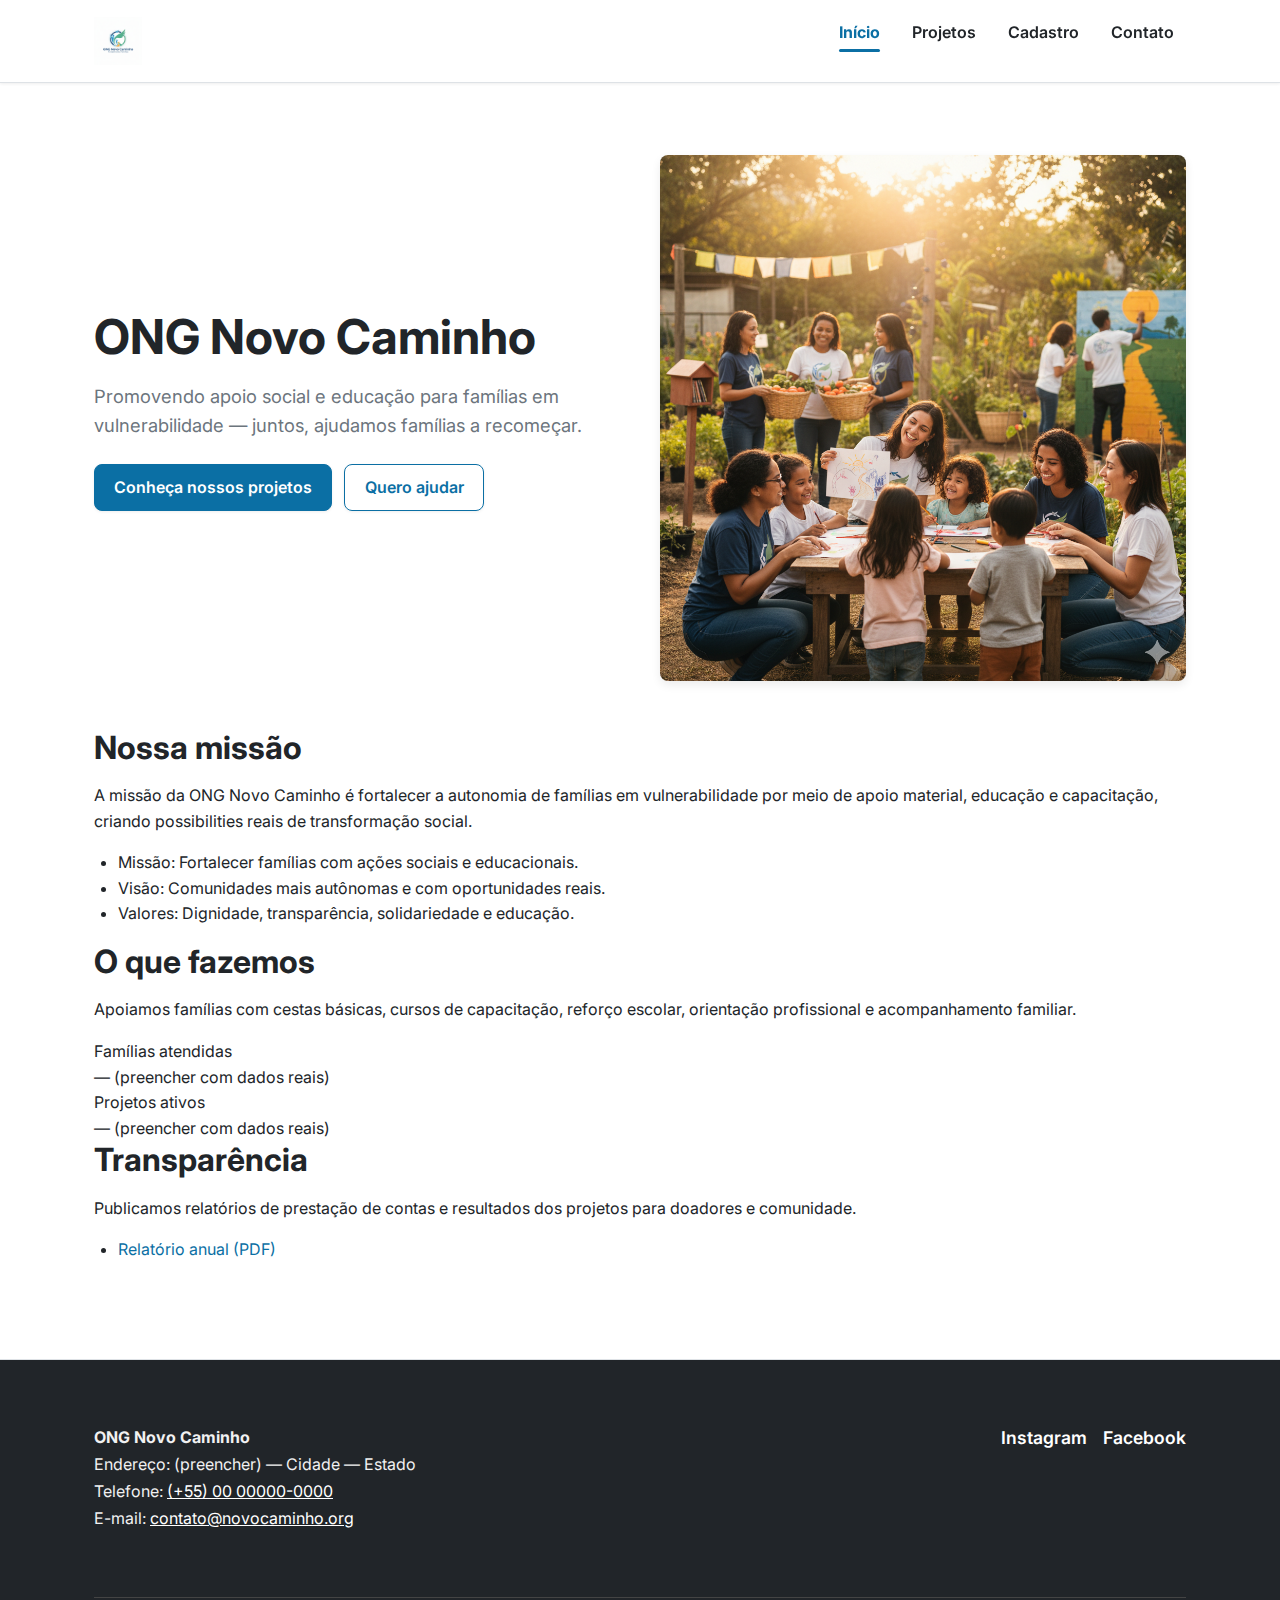
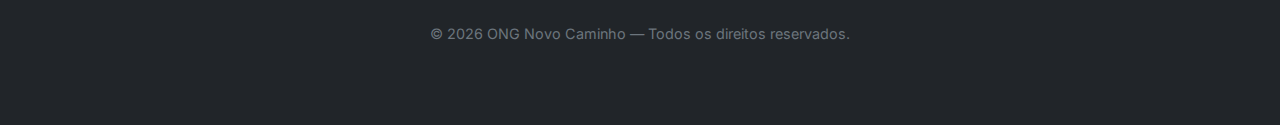
<file: teste html lulu/index.html>
<!doctype html>
<html lang="pt-BR">
<head>
  <meta charset="utf-8" />
  <meta name="viewport" content="width=device-width, initial-scale=1" />
  <title>ONG Novo Caminho — Fortalecendo Famílias</title>
  <meta name="description" content="ONG Novo Caminho: apoio social e educacional para famílias em vulnerabilidade. Doe, seja voluntário ou conheça nossos projetos." />
  <link rel="stylesheet" href="assets/css/styles.css" />
</head>
<body>
  <a class="skip-link" href="#main">Pular para o conteúdo</a>

  <header class="site-header" role="banner">
    <div class="container">
      <a href="index.html" class="logo-link" aria-label="Página inicial da ONG Novo Caminho">
        <img src="assets/img/logo.webp" alt="ONG Novo Caminho" class="logo" />
      </a>
      <nav role="navigation" aria-label="Menu principal">
        <ul class="nav-list">
          <li><a href="index.html" aria-current="page">Início</a></li>
          <li><a href="projetos.html">Projetos</a></li>
          <li><a href="cadastro.html">Cadastro</a></li>
          <li><a href="#contato">Contato</a></li>
        </ul>
      </nav>
    </div>
  </header>

  <main id="main" class="container" role="main">
    <section class="hero" aria-labelledby="hero-title">
      <div class="hero-texto">
        <h1 id="hero-title">ONG Novo Caminho</h1>
        <p>Promovendo apoio social e educação para famílias em vulnerabilidade — juntos, ajudamos famílias a recomeçar.</p>
        <p class="hero-botoes"><a class="btn" href="projetos.html">Conheça nossos projetos</a> <a class="btn outline" href="cadastro.html">Quero ajudar</a></p>
      </div>
      <img src="assets/img/hero.jpg" alt="Voluntários e famílias em atividade comunitária" loading="lazy" />
    </section>

    <section aria-labelledby="sobre-title" class="sobre">
      <h2 id="sobre-title">Nossa missão</h2>
      <p>A missão da ONG Novo Caminho é fortalecer a autonomia de famílias em vulnerabilidade por meio de apoio material, educação e capacitação, criando possibilities reais de transformação social.</p>
      <ul>
        <li>Missão: Fortalecer famílias com ações sociais e educacionais.</li>
        <li>Visão: Comunidades mais autônomas e com oportunidades reais.</li>
        <li>Valores: Dignidade, transparência, solidariedade e educação.</li>
      </ul>
    </section>

    <section aria-labelledby="impacto-title" class="impacto">
      <h2 id="impacto-title">O que fazemos</h2>
      <p>Apoiamos famílias com cestas básicas, cursos de capacitação, reforço escolar, orientação profissional e acompanhamento familiar.</p>
      <dl>
        <dt>Famílias atendidas</dt><dd>— (preencher com dados reais)</dd>
        <dt>Projetos ativos</dt><dd>— (preencher com dados reais)</dd>
      </dl>
    </section>

    <section aria-labelledby="transparencia-title" class="transparencia" id="transparencia">
      <h2 id="transparencia-title">Transparência</h2>
      <p>Publicamos relatórios de prestação de contas e resultados dos projetos para doadores e comunidade.</p>
      <ul>
        <li><a href="docs/relatorio_transparencia.pdf">Relatório anual (PDF)</a></li>
      </ul>
    </section>
  </main>

  <footer class="site-footer" role="contentinfo">
    <div class="container">
      <address id="contato">
        <strong>ONG Novo Caminho</strong><br />
        Endereço: (preencher) — Cidade — Estado<br />
        Telefone: <a href="tel:+550000000000">(+55) 00 00000-0000</a><br />
        E-mail: <a href="mailto:contato@novocaminho.org">contato@novocaminho.org</a>
      </address>

      <nav aria-label="Redes sociais">
        <ul class="social-list">
          <li><a href="#" aria-label="Instagram">Instagram</a></li>
          <li><a href="#" aria-label="Facebook">Facebook</a></li>
        </ul>
      </nav>

      <p class="copyright">© <span id="ano"></span> ONG Novo Caminho — Todos os direitos reservados.</p>
    </div>
  </footer>

  <script>
    document.getElementById('ano').textContent = new Date().getFullYear();
  </script>
</body>
</html>
</file>
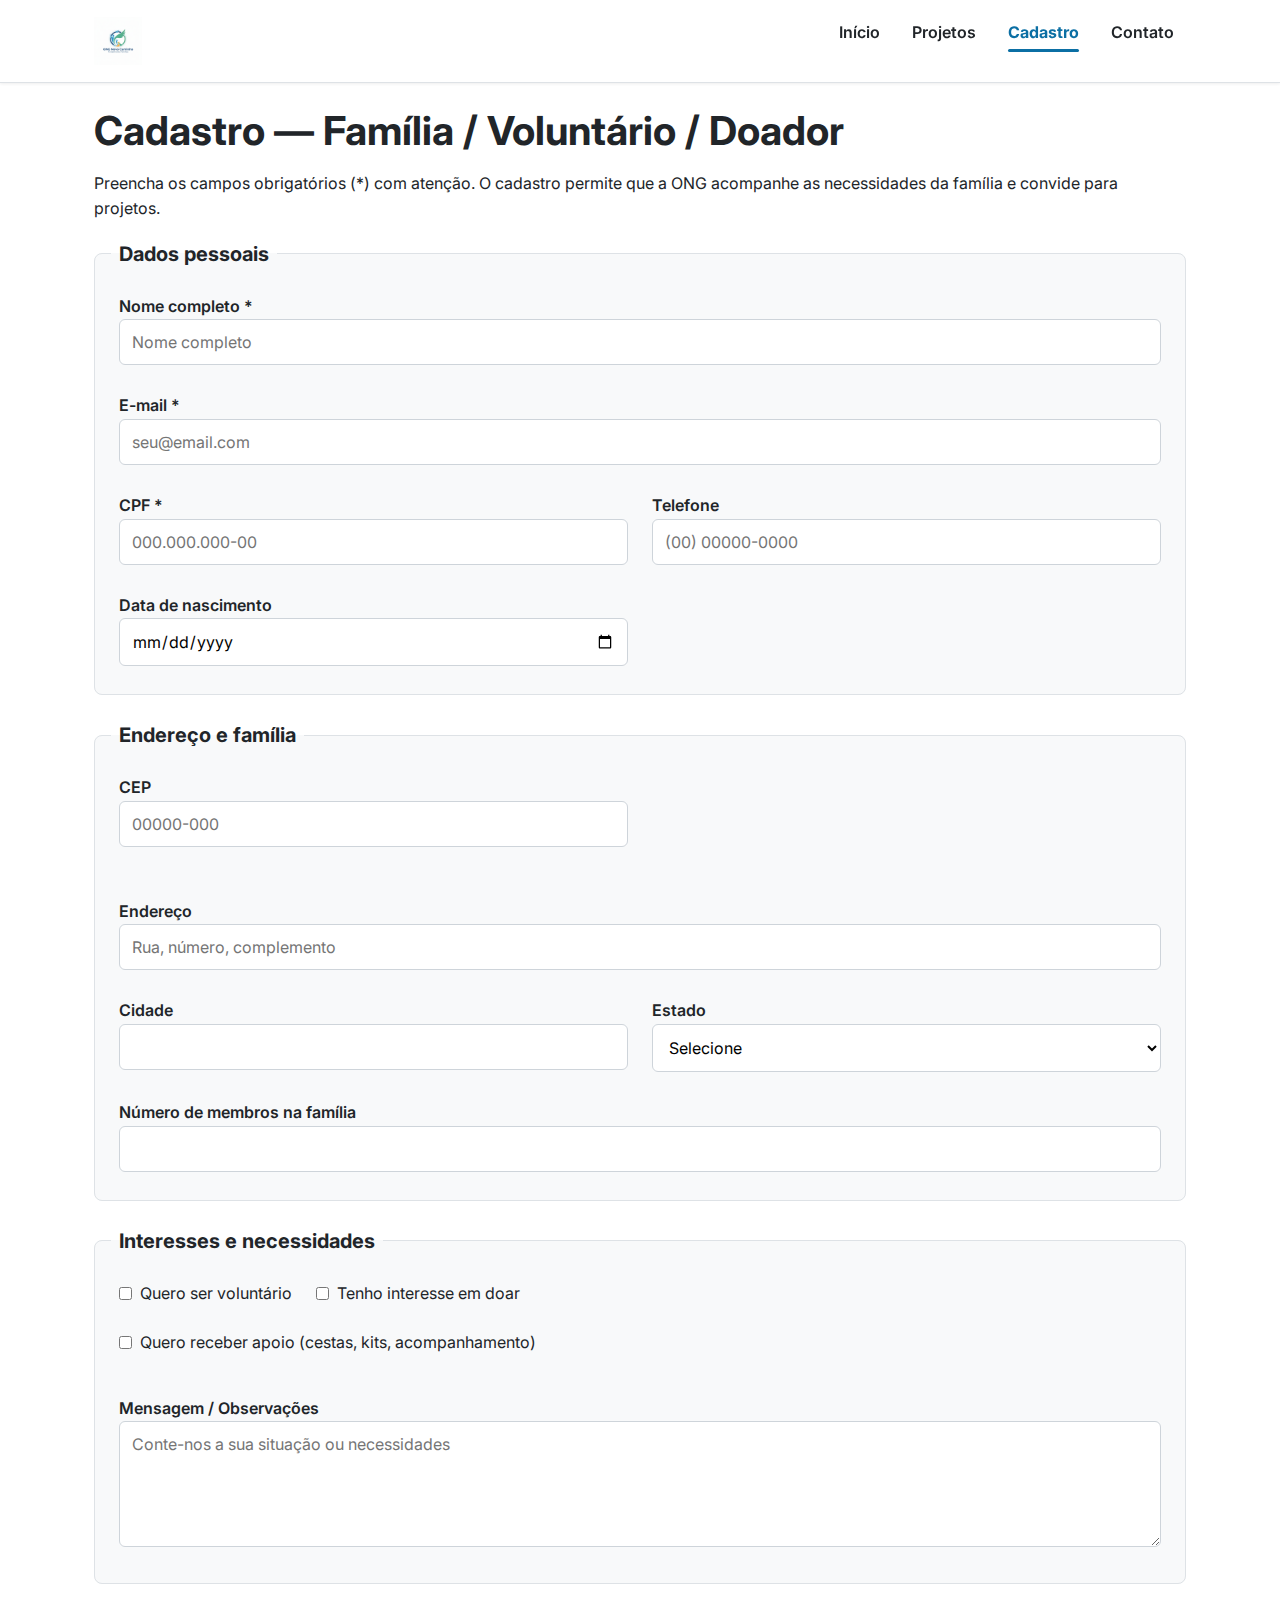
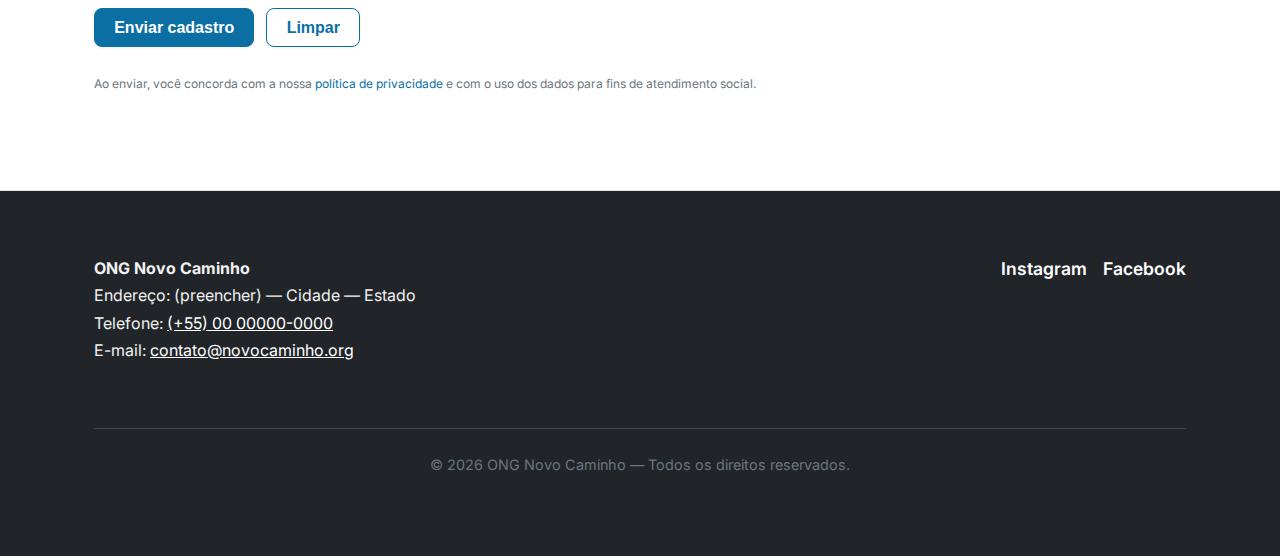
<file: teste html lulu/cadastro.html>
<!doctype html>
<html lang="pt-BR">
<head>
  <meta charset="utf-8" />
  <meta name="viewport" content="width=device-width, initial-scale=1" />
  <title>Cadastro — ONG Novo Caminho</title>
  <meta name="description" content="Formulário de cadastro para famílias, voluntários e doadores da ONG Novo Caminho." />
  <link rel="stylesheet" href="assets/css/styles.css" />
</head>
<body>
  <a class="skip-link" href="#main">Pular para o conteúdo</a>

  <header class="site-header" role="banner">
    <div class="container">
      <a href="index.html" class="logo-link" aria-label="Página inicial da ONG Novo Caminho">
        <img src="assets/img/logo.webp" alt="ONG Novo Caminho" class="logo" />
      </a>
      <nav role="navigation" aria-label="Menu principal">
        <ul class="nav-list">
          <li><a href="index.html">Início</a></li>
          <li><a href="projetos.html">Projetos</a></li>
          <li><a href="cadastro.html" aria-current="page">Cadastro</a></li>
          <li><a href="index.html#contato">Contato</a></li>
        </ul>
      </nav>
    </div>
  </header>

  <main id="main" class="container" role="main">
    <h1>Cadastro — Família / Voluntário / Doador</h1>
    <p>Preencha os campos obrigatórios (*) com atenção. O cadastro permite que a ONG acompanhe as necessidades da família e convide para projetos.</p>

    <form id="cadastroForm" action="#" method="post" novalidate>
      <fieldset>
        <legend>Dados pessoais</legend>

        <label for="nome" class="full-width">Nome completo <span aria-hidden="true">*</span>
          <input id="nome" name="nome" type="text" required minlength="3" maxlength="100" placeholder="Nome completo" />
        </label>

        <label for="email" class="full-width">E-mail <span aria-hidden="true">*</span>
          <input id="email" name="email" type="email" required placeholder="seu@email.com" />
        </label>

        <label for="cpf">CPF <span aria-hidden="true">*</span>
          <input id="cpf" name="cpf" type="text" inputmode="numeric" autocomplete="off" required pattern="\d{3}\.\d{3}\.\d{3}-\d{2}" placeholder="000.000.000-00" />
        </label>

        <label for="telefone">Telefone
          <input id="telefone" name="telefone" type="tel" inputmode="tel" placeholder="(00) 00000-0000" />
        </label>

        <label for="nascimento">Data de nascimento
          <input id="nascimento" name="nascimento" type="date" max="" />
        </label>
      </fieldset>

      <fieldset>
        <legend>Endereço e família</legend>

        <label for="cep">CEP
          <input id="cep" name="cep" type="text" inputmode="numeric" placeholder="00000-000" />
        </label>
        
        <div class="full-width"></div> <label for="endereco" class="full-width">Endereço
          <input id="endereco" name="endereco" type="text" placeholder="Rua, número, complemento" />
        </label>

        <label for="cidade">Cidade
          <input id="cidade" name="cidade" type="text" />
        </label>

        <label for="estado">Estado
          <select id="estado" name="estado" required>
            <option value="">Selecione</option>
            <option>SP</option>
            <option>RJ</option>
            <option>MG</option>
            </select>
        </label>

        <label for="familia_membros" class="full-width">Número de membros na família
          <input id="familia_membros" name="familia_membros" type="number" min="1" max="30" />
        </label>
      </fieldset>

      <fieldset class="full-width">
        <legend>Interesses e necessidades</legend>

        <div class="checkbox-group">
          <label class="checkbox-label">
            <input type="checkbox" name="interesse" value="voluntariado" /> Quero ser voluntário
          </label>
          <label class="checkbox-label">
            <input type="checkbox" name="interesse" value="doacoes" /> Tenho interesse em doar
          </label>
          <label class="checkbox-label">
            <input type="checkbox" name="interesse" value="receber_ajuda" /> Quero receber apoio (cestas, kits, acompanhamento)
          </label>
        </div>

        <label for="mensagem" class="full-width">Mensagem / Observações
          <textarea id="mensagem" name="mensagem" rows="5" maxlength="800" placeholder="Conte-nos a sua situação ou necessidades"></textarea>
        </label>
      </fieldset>

      <div class="form-actions full-width">
        <button type="submit" class="btn">Enviar cadastro</button>
        <button type="reset" class="btn outline">Limpar</button>
      </div>

      <p class="obs full-width"><small>Ao enviar, você concorda com a nossa <a href="#">política de privacidade</a> e com o uso dos dados para fins de atendimento social.</small></p>
    </form>
  </main>

  <footer class="site-footer" role="contentinfo">
    <div class="container">
      <address id="contato">
        <strong>ONG Novo Caminho</strong><br />
        Endereço: (preencher) — Cidade — Estado<br />
        Telefone: <a href="tel:+550000000000">(+55) 00 00000-0000</a><br />
        E-mail: <a href="mailto:contato@novocaminho.org">contato@novocaminho.org</a>
      </address>

      <nav aria-label="Redes sociais">
        <ul class="social-list">
          <li><a href="#" aria-label="Instagram">Instagram</a></li>
          <li><a href="#" aria-label="Facebook">Facebook</a></li>
        </ul>
      </nav>

      <p class="copyright">© <span id="ano"></span> ONG Novo Caminho — Todos os direitos reservados.</p>
    </div>
  </footer>

  <script src="assets/js/masks.js"></script>
  
  <script>
    // Define max date de nascimento como hoje
    const nascimento = document.getElementById('nascimento');
    if (nascimento) {
      const hoje = new Date();
      const anoMax = hoje.toISOString().split('T')[0];
      nascimento.setAttribute('max', anoMax);
    }

    // Validação de formulário
    const form = document.getElementById('cadastroForm');
    if (form) {
      form.addEventListener('submit', function (e) {
        if (!form.checkValidity()) {
          e.preventDefault();
          // Foca no primeiro campo inválido para acessibilidade
          const firstInvalidField = form.querySelector(':invalid');
          if (firstInvalidField) {
            firstInvalidField.focus();
          }
        } else {
          e.preventDefault();
          alert('Cadastro recebido! (Em demonstração; implemente envio real ao backend.)');
          form.reset();
        }
      }, false);
    }
    
    // Script do ano no rodapé
    const anoEl = document.getElementById('ano');
    if(anoEl) {
      anoEl.textContent = new Date().getFullYear();
    }
  </script>
</body>
</html>
</file>
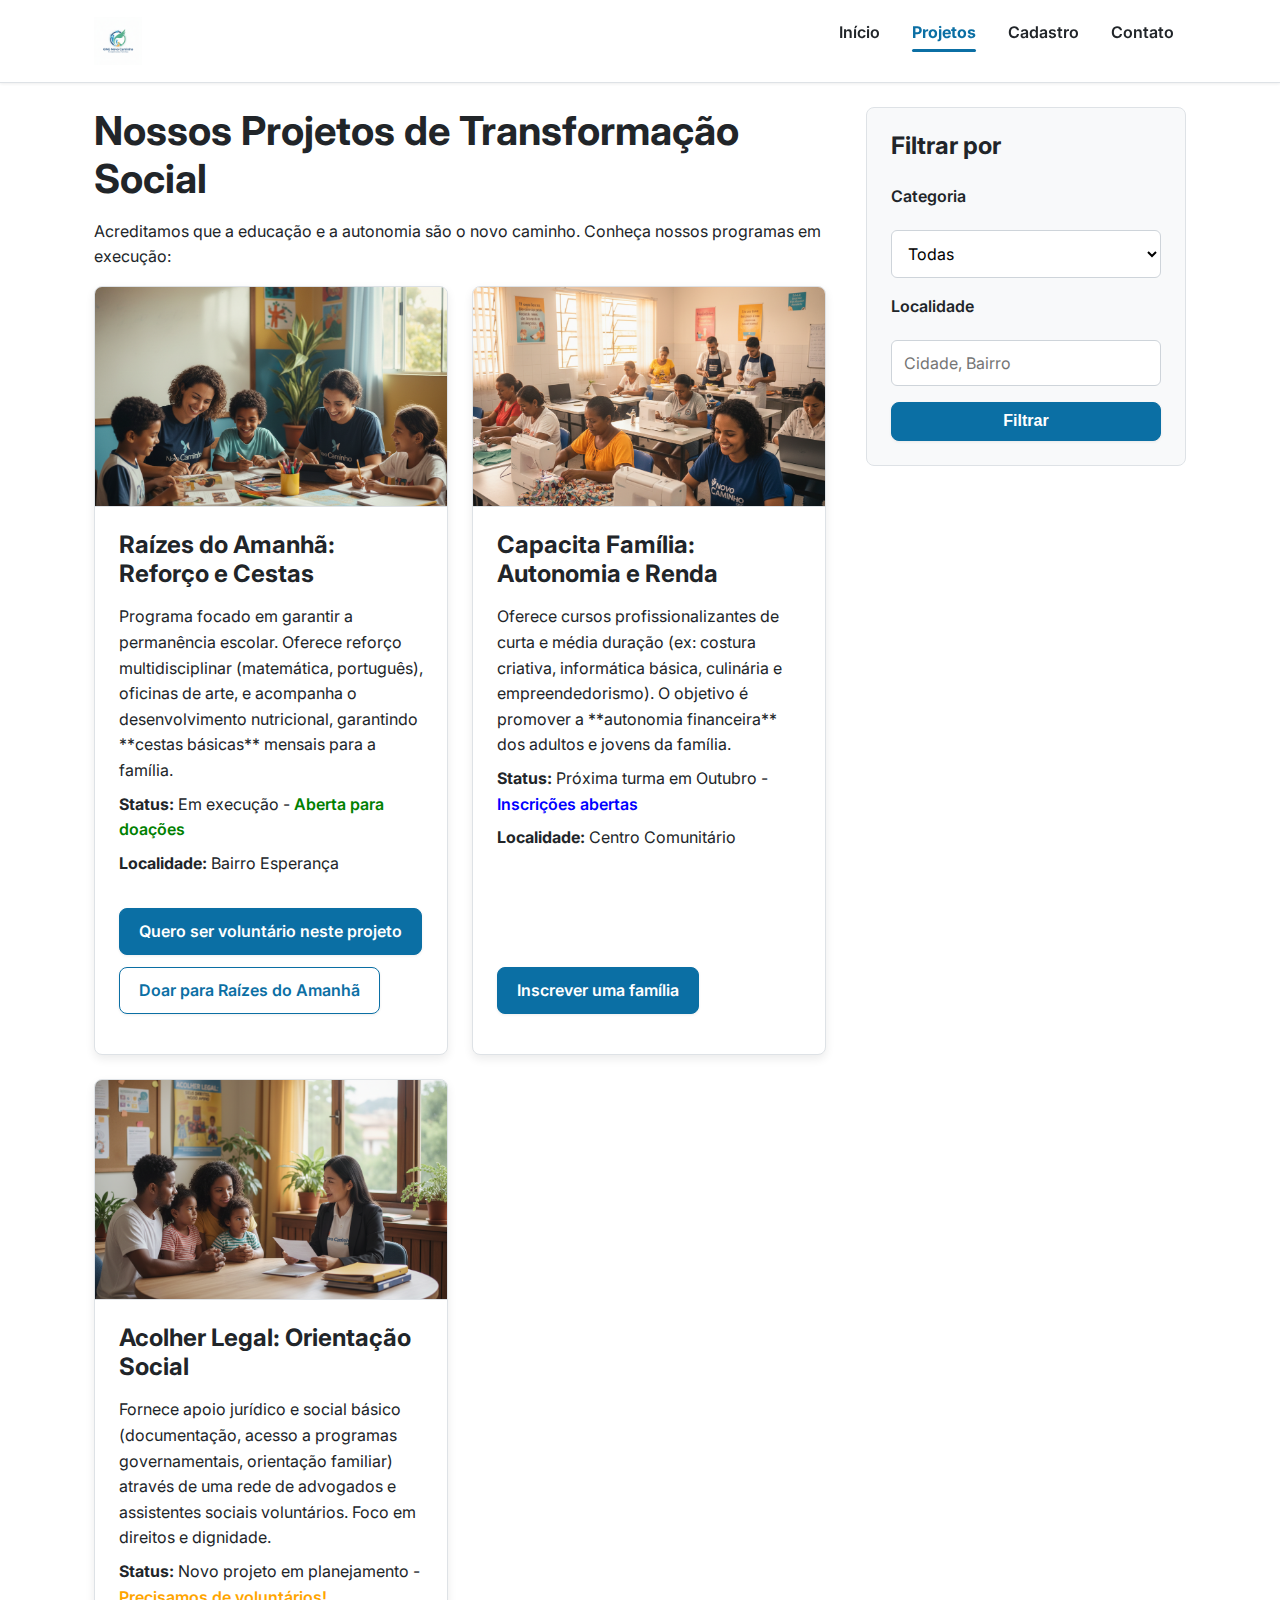
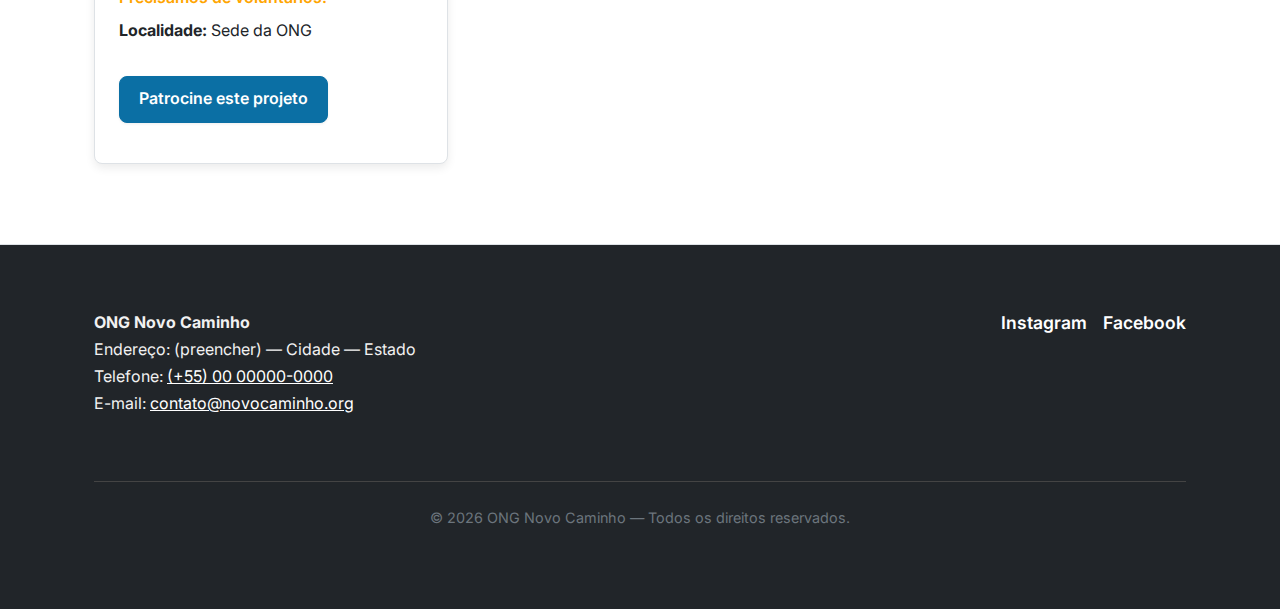
<file: teste html lulu/projetos.html>
<!doctype html>
<html lang="pt-BR">
<head>
  <meta charset="utf-8" />
  <meta name="viewport" content="width=device-width, initial-scale=1" />
  <title>Projetos — ONG Novo Caminho</title>
  <meta name="description" content="Projetos da ONG Novo Caminho: reforço escolar, capacitação profissional e apoio social a famílias carentes." />
  <link rel="stylesheet" href="assets/css/styles.css" />
</head>
<body>
  <a class="skip-link" href="#main">Pular para o conteúdo</a>

  <header class="site-header" role="banner">
    <div class="container">
      <a href="index.html" class="logo-link" aria-label="Página inicial da ONG Novo Caminho">
        <img src="assets/img/logo.webp" alt="ONG Novo Caminho" class="logo" />
      </a>
      <nav role="navigation" aria-label="Menu principal">
        <ul class="nav-list">
          <li><a href="index.html">Início</a></li>
          <li><a href="projetos.html" aria-current="page">Projetos</a></li>
          <li><a href="cadastro.html">Cadastro</a></li>
          <li><a href="index.html#contato">Contato</a></li>
        </ul>
      </nav>
    </div>
  </header>

  <main id="main" class="container" role="main">
    <article class="layout-projetos" aria-labelledby="projetos-title">
      
      <div class="projetos-conteudo">
        <h1 id="projetos-title">Nossos Projetos de Transformação Social</h1>
        <p>Acreditamos que a educação e a autonomia são o novo caminho. Conheça nossos programas em execução:</p>

        <section class="lista-projetos" aria-label="Lista de projetos ativos">
          
          <div class="projeto" role="article" aria-labelledby="proj1-title">
            <img src="assets/img/projetos/proj1.jpg" alt="Crianças em atividade de reforço escolar" loading="lazy" />
            <div class="projeto-texto">
              <h2 id="proj1-title">Raízes do Amanhã: Reforço e Cestas</h2>
              <p>Programa focado em garantir a permanência escolar. Oferece reforço multidisciplinar (matemática, português), oficinas de arte, e acompanha o desenvolvimento nutricional, garantindo **cestas básicas** mensais para a família.</p>
              
              <p><strong>Status:</strong> Em execução - <span style="color: green; font-weight: 600;">Aberta para doações</span></p>
              <p><strong>Localidade:</strong> Bairro Esperança</p>
            </div>
            <p class="projeto-links">
              <a class="btn" href="cadastro.html">Quero ser voluntário neste projeto</a> 
              <a class="btn outline" href="#">Doar para Raízes do Amanhã</a>
            </p>
          </div>

          <div class="projeto" role="article" aria-labelledby="proj2-title">
            <img src="assets/img/projetos/proj2.jpg" alt="Curso de capacitação profissional em grupo" loading="lazy" />
            <div class="projeto-texto">
              <h2 id="proj2-title">Capacita Família: Autonomia e Renda</h2>
              <p>Oferece cursos profissionalizantes de curta e média duração (ex: costura criativa, informática básica, culinária e empreendedorismo). O objetivo é promover a **autonomia financeira** dos adultos e jovens da família.</p>
              
              <p><strong>Status:</strong> Próxima turma em Outubro - <span style="color: blue; font-weight: 600;">Inscrições abertas</span></p>
              <p><strong>Localidade:</strong> Centro Comunitário</p>
            </div>
            <p class="projeto-links">
              <a class="btn" href="cadastro.html">Inscrever uma família</a>
            </p>
          </div>
          
          <div class="projeto" role="article" aria-labelledby="proj3-title">
            <img src="assets/img/projetos/proj3.jpg" alt="Profissional dando orientação jurídica" loading="lazy" />
            <div class="projeto-texto">
              <h2 id="proj3-title">Acolher Legal: Orientação Social</h2>
              <p>Fornece apoio jurídico e social básico (documentação, acesso a programas governamentais, orientação familiar) através de uma rede de advogados e assistentes sociais voluntários. Foco em direitos e dignidade.</p>
              
              <p><strong>Status:</strong> Novo projeto em planejamento - <span style="color: orange; font-weight: 600;">Precisamos de voluntários!</span></p>
              <p><strong>Localidade:</strong> Sede da ONG</p>
            </div>
            <p class="projeto-links">
              <a class="btn" href="cadastro.html">Patrocine este projeto</a>
            </p>
          </div>
          
        </section>
      </div>

      <aside aria-labelledby="filtros-title" class="filtros">
        <h3 id="filtros-title">Filtrar por</h3>
        <form method="get" action="#" aria-label="Filtro de projetos">
          <label for="categoria">Categoria</label>
          <select name="categoria" id="categoria">
            <option value="">Todas</option>
            <option>Educação</option>
            <option>Capacitação e Renda</option>
            <option>Assistência Social</option>
          </select>
          
          <label for="localidade">Localidade</label>
          <input type="search" name="localidade" id="localidade" placeholder="Cidade, Bairro" />
          
          <button class="btn" type="submit">Filtrar</button>
        </form>
      </aside>
    </article>
  </main>

  <footer class="site-footer" role="contentinfo">
    <div class="container">
      <address id="contato">
        <strong>ONG Novo Caminho</strong><br />
        Endereço: (preencher) — Cidade — Estado<br />
        Telefone: <a href="tel:+550000000000">(+55) 00 00000-0000</a><br />
        E-mail: <a href="mailto:contato@novocaminho.org">contato@novocaminho.org</a>
      </address>

      <nav aria-label="Redes sociais">
        <ul class="social-list">
          <li><a href="#" aria-label="Instagram">Instagram</a></li>
          <li><a href="#" aria-label="Facebook">Facebook</a></li>
        </ul>
      </nav>

      <p class="copyright">© <span id="ano"></span> ONG Novo Caminho — Todos os direitos reservados.</p>
    </div>
  </footer>
  
  <script>
    document.getElementById('ano').textContent = new Date().getFullYear();
  </script>
</body>
</html>
</file>
<file: teste html lulu/assets/css/styles.css>
/* Importação da fonte */
@import url('https://fonts.googleapis.com/css2?family=Inter:wght@400;600;700&display=swap');

:root{
  --bg:#ffffff;
  --surface: #f8f9fa;
  --text:#212529;
  --text-muted: #6c757d;
  --primary:#0b6fa4;
  --primary-dark: #085a87;
  --border-color: #dee2e6;
  --radius: 8px;
  --shadow-sm: 0 1px 3px rgba(0,0,0,0.07);
  --shadow-md: 0 4px 10px rgba(0,0,0,0.08);
  --container: min(1140px, 94%);
  --transition-fast: all 0.2s ease-in-out;
  font-size: 16px;
}

*{
  box-sizing: border-box;
  margin: 0;
  padding: 0;
}

html, body{
  height: 100%;
}

body{
  font-family: 'Inter', system-ui, -apple-system, "Segoe UI", Roboto, "Helvetica Neue", Arial;
  color: var(--text);
  background: var(--bg);
  line-height: 1.6;
  text-rendering: optimizeLegibility;
  -webkit-font-smoothing: antialiased;
  -moz-osx-font-smoothing: grayscale;
}

.container{
  max-width: var(--container);
  margin: 0 auto;
  padding: 1rem;
}

/* Tipografia */
h1, h2, h3{
  margin: 0 0 1rem;
  font-weight: 700;
  line-height: 1.2;
}
h1 { font-size: 2.5rem; }
h2 { font-size: 2rem; }
h3 { font-size: 1.5rem; }
p { margin: 0 0 1rem; }
ul, ol { margin-bottom: 1rem; padding-left: 1.5rem; }
a { color: var(--primary); text-decoration: none; transition: var(--transition-fast); }
a:hover { color: var(--primary-dark); text-decoration: underline; }
img { max-width: 100%; height: auto; display: block; }

/* Skip link */
.skip-link{
  position:absolute;left:-999px;top:auto;width:1px;height:1px;overflow:hidden;
  z-index: 9999;
}
.skip-link:focus{
  position: fixed;
  top: 10px;
  left: 10px;
  width: auto;
  height: auto;
  padding: 0.75rem 1rem;
  background: #000;
  color: #fff;
  border-radius: var(--radius);
  text-decoration: none;
  box-shadow: var(--shadow-md);
}

/* Header */
.site-header{
  border-bottom: 1px solid var(--border-color);
  background: rgba(255, 255, 255, 0.95);
  backdrop-filter: blur(5px);
  position: sticky;
  top: 0;
  z-index: 100;
  box-shadow: var(--shadow-sm);
}
.site-header .container{
  display: flex;
  gap: 1rem;
  align-items: center;
  justify-content: space-between;
  flex-wrap: wrap;
  padding-top: 0.75rem;
  padding-bottom: 0.75rem;
}
.logo{
  height: 48px;
  width: auto;
}
.logo-link:focus {
  outline: none; /* A borda será no logo */
}
.logo-link:focus .logo {
  outline: 3px solid #ffd54f;
  outline-offset: 2px;
  border-radius: 4px;
}
.nav-list{
  list-style: none;
  display: flex;
  gap: 0.5rem;
  flex-wrap: wrap;
}
.nav-list a{
  display: inline-block;
  padding: 0.5rem 0.75rem;
  text-decoration: none;
  color: var(--text);
  font-weight: 600;
  border-radius: var(--radius);
  position: relative;
}
.nav-list a:hover {
  background-color: var(--surface);
  color: var(--primary-dark);
  text-decoration: none;
}
.nav-list a[aria-current="page"]{
  color: var(--primary);
  font-weight: 700;
}
.nav-list a[aria-current="page"]::after {
  content: '';
  position: absolute;
  bottom: 2px;
  left: 0.75rem;
  right: 0.75rem;
  height: 3px;
  background-color: var(--primary);
  border-radius: 2px;
}

/* Main Content */
main#main {
  padding-top: 1.5rem;
  padding-bottom: 2rem;
}

/* Hero (Página Inicial) */
.hero{
  padding: 1.5rem 0;
}
.hero img{
  width: 100%;
  height: auto;
  border-radius: var(--radius);
  margin-top: 1.5rem;
  box-shadow: var(--shadow-md);
  object-fit: cover;
  max-height: 400px;
}
.hero-texto p {
  font-size: 1.15rem;
  color: var(--text-muted);
}
.hero-botoes {
  display: flex;
  gap: 0.75rem;
  flex-wrap: wrap;
  margin-top: 1.5rem;
}

/* Elementos Gerais (Botões, Forms) */
.btn{
  display: inline-block;
  padding: .6rem 1.2rem;
  border-radius: var(--radius);
  background: var(--primary);
  color: #fff;
  text-decoration: none;
  border: 1px solid var(--primary);
  cursor: pointer;
  font-weight: 600;
  font-size: 1rem;
  transition: var(--transition-fast);
  box-shadow: var(--shadow-sm);
  text-align: center;
}
.btn:hover{
  background: var(--primary-dark);
  border-color: var(--primary-dark);
  color: #fff;
  text-decoration: none;
  transform: translateY(-2px);
  box-shadow: 0 2px 5px rgba(0,0,0,0.15);
}
.btn.outline{
  background: transparent;
  color: var(--primary);
}
.btn.outline:hover{
  background: var(--primary);
  color: #fff;
}

form {
  display: grid;
  grid-template-columns: 1fr;
  gap: 1.5rem;
}
fieldset{
  border: 1px solid var(--border-color);
  padding: 1.5rem;
  margin: 0;
  border-radius: var(--radius);
  background: var(--surface);
  display: grid;
  grid-template-columns: 1fr;
  gap: 1rem;
}
legend{
  font-weight: 700;
  font-size: 1.25rem;
  padding: 0 0.5rem;
  margin-left: -0.5rem;
}
label{
  display: block;
  font-weight: 600;
  margin-bottom: .25rem;
}
.checkbox-group {
  display: flex;
  flex-direction: column;
  gap: 0.5rem;
  margin-bottom: 1rem;
}
label.checkbox-label {
  display: flex;
  align-items: center;
  gap: 0.5rem;
  font-weight: 400;
  margin: 0;
}
label.checkbox-label input[type="checkbox"] {
  width: auto;
  margin: 0;
}
input[type="text"],
input[type="email"],
input[type="tel"],
input[type="date"],
input[type="search"],
input[type="number"],
select,
textarea {
  width: 100%;
  padding: .75rem;
  border: 1px solid #ced4da;
  border-radius: 6px;
  font-size: 1rem;
  font-family: inherit;
  background: var(--bg);
  transition: var(--transition-fast);
}
input:focus, select:focus, textarea:focus {
  border-color: var(--primary);
  box-shadow: 0 0 0 3px rgba(11, 111, 164, 0.2);
}
textarea {
  resize: vertical;
  min-height: 100px;
}
.form-actions{
  display: flex;
  gap: .75rem;
  flex-wrap: wrap;
}
.obs{
  color: var(--text-muted);
  font-size: 0.9rem;
}

/* Página de Projetos */
.lista-projetos{
  display: grid;
  grid-template-columns: 1fr;
  gap: 1.5rem;
}
.projeto{
  border: 1px solid var(--border-color);
  border-radius: var(--radius);
  box-shadow: var(--shadow-md);
  overflow: hidden;
  display: flex;
  flex-direction: column;
  background: var(--bg);
  transition: var(--transition-fast);
}
.projeto:hover {
  transform: translateY(-4px);
  box-shadow: 0 6px 15px rgba(0,0,0,0.1);
}
.projeto img{
  width: 100%;
  height: 220px;
  object-fit: cover;
  border-bottom: 1px solid var(--border-color);
}
.projeto-texto {
  padding: 1.5rem;
  flex-grow: 1;
}
.projeto-texto h2 { font-size: 1.5rem; }
.projeto-texto p { margin-bottom: 0.5rem; }
.projeto-links {
  padding: 0 1.5rem 1.5rem;
  display: flex;
  gap: 0.75rem;
  flex-wrap: wrap;
}

/* Filtros (Aside) */
.filtros {
  background: var(--surface);
  padding: 1.5rem;
  border-radius: var(--radius);
  border: 1px solid var(--border-color);
}
.filtros h3 {
  margin-bottom: 1.5rem;
}
.filtros form {
  display: flex;
  flex-direction: column;
  gap: 1rem;
}
.filtros button {
  width: 100%;
}


/* Footer */
.site-footer{
  border-top: 1px solid var(--border-color);
  padding: 2.5rem 0;
  margin-top: 3rem;
  background: var(--text);
  color: #f1f1f1;
}
.site-footer .container{
  display: flex;
  gap: 2rem;
  flex-wrap: wrap;
  justify-content: space-between;
  align-items: flex-start;
}
.site-footer a{
  color: #fff;
  text-decoration: underline;
}
.site-footer a:hover {
  text-decoration: none;
}
.site-footer address {
  font-style: normal;
  line-height: 1.7;
}
.social-list{
  list-style: none;
  padding: 0;
  display: flex;
  gap: 1rem;
  font-size: 1.1rem;
}
.social-list a {
  text-decoration: none;
  font-weight: 600;
}
.copyright{
  width: 100%;
  text-align: center;
  font-size: 0.9rem;
  color: var(--text-muted);
  margin-top: 2rem;
  border-top: 1px solid #444;
  padding-top: 1.5rem;
}

/* Acessibilidade: Estados de foco visíveis */
a:focus, 
button:focus, 
input:focus, 
select:focus, 
textarea:focus,
.skip-link:focus {
  outline: 3px solid #ffd54f; /* Amarelo bem visível */
  outline-offset: 2px;
  box-shadow: none; /* Desliga outras sombras no foco */
}
/* Remove o outline padrão se o :focus-visible não for suportado, mas mantém o nosso */
:focus {
  outline: none; 
}

/* --- Media Queries (Responsividade) --- */

@media (min-width: 700px){
  .container{
    padding: 1.5rem;
  }
  
  /* Grid de projetos (tablet) */
  .lista-projetos{
    grid-template-columns: 1fr 1fr;
  }

  /* Layout do formulário (tablet) */
  #cadastroForm fieldset {
    grid-template-columns: 1fr 1fr;
    gap: 1.5rem;
  }
  .full-width {
    grid-column: 1 / -1;
  }
  .checkbox-group {
    flex-direction: row;
    flex-wrap: wrap;
    gap: 1.5rem;
  }
}

@media (min-width: 768px){
  /* Hero (tablet/desktop) */
  .hero{
    display: grid;
    grid-template-columns: 1fr 1fr;
    gap: 2.5rem;
    align-items: center;
    padding: 3rem 0;
  }
  .hero img {
    margin-top: 0;
    max-height: none;
  }
  .hero h1 { font-size: 3rem; }
}

@media (min-width: 992px){
  /* Layout da Página de Projetos (Desktop) */
  .layout-projetos {
    display: grid;
    grid-template-columns: 1fr 320px;
    gap: 2.5rem;
  }
  .projetos-conteudo {
    grid-column: 1 / 2;
  }
  .filtros {
    grid-column: 2 / 3;
    align-self: start; /* Para de esticar */
    position: sticky;
    top: 100px; /* 80px do header + 20px de espaço */
  }
}
</file>
